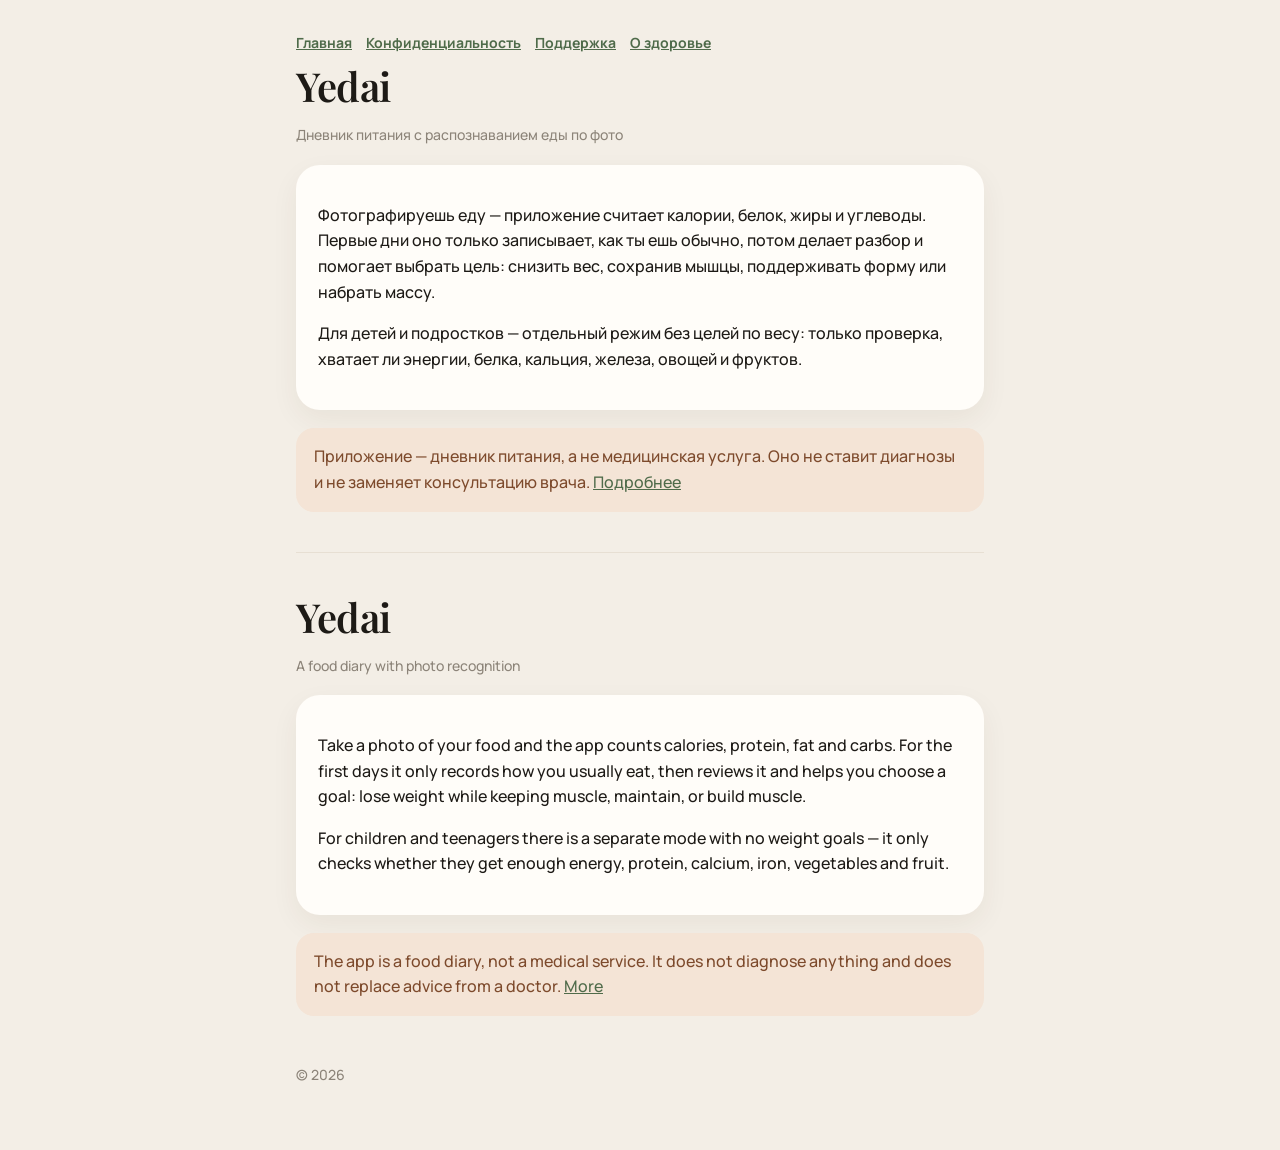
<file: index.html>
<!doctype html>
<html lang="ru">
<head>
  <meta charset="utf-8">
  <meta name="viewport" content="width=device-width, initial-scale=1">
  <title>Yedai — дневник питания</title>
  <meta name="description" content="Дневник питания с распознаванием еды по фото. Food diary with photo recognition.">
  <link rel="preconnect" href="https://fonts.googleapis.com">
  <link href="https://fonts.googleapis.com/css2?family=Manrope:wght@500;700&family=Playfair+Display:wght@600&display=swap" rel="stylesheet">
  <link rel="stylesheet" href="style.css">
</head>
<body>
<main>
  <nav><a href="./">Главная</a><a href="privacy.html">Конфиденциальность</a><a href="support.html">Поддержка</a><a href="health.html">О здоровье</a></nav>

  <h1>Yedai</h1>
  <p class="muted">Дневник питания с распознаванием еды по фото</p>

  <div class="card">
    <p>Фотографируешь еду — приложение считает калории, белок, жиры и углеводы. Первые дни оно только записывает, как ты ешь обычно, потом делает разбор и помогает выбрать цель: снизить вес, сохранив мышцы, поддерживать форму или набрать массу.</p>
    <p>Для детей и подростков — отдельный режим без целей по весу: только проверка, хватает ли энергии, белка, кальция, железа, овощей и фруктов.</p>
  </div>

  <div class="note"><p>Приложение — дневник питания, а не медицинская услуга. Оно не ставит диагнозы и не заменяет консультацию врача. <a href="health.html">Подробнее</a></p></div>

  <hr>

  <h1 lang="en">Yedai</h1>
  <p class="muted" lang="en">A food diary with photo recognition</p>
  <div class="card" lang="en">
    <p>Take a photo of your food and the app counts calories, protein, fat and carbs. For the first days it only records how you usually eat, then reviews it and helps you choose a goal: lose weight while keeping muscle, maintain, or build muscle.</p>
    <p>For children and teenagers there is a separate mode with no weight goals — it only checks whether they get enough energy, protein, calcium, iron, vegetables and fruit.</p>
  </div>
  <div class="note" lang="en"><p>The app is a food diary, not a medical service. It does not diagnose anything and does not replace advice from a doctor. <a href="health.html#en">More</a></p></div>

  <footer class="muted">© 2026</footer>
</main>
</body>
</html>
</file>
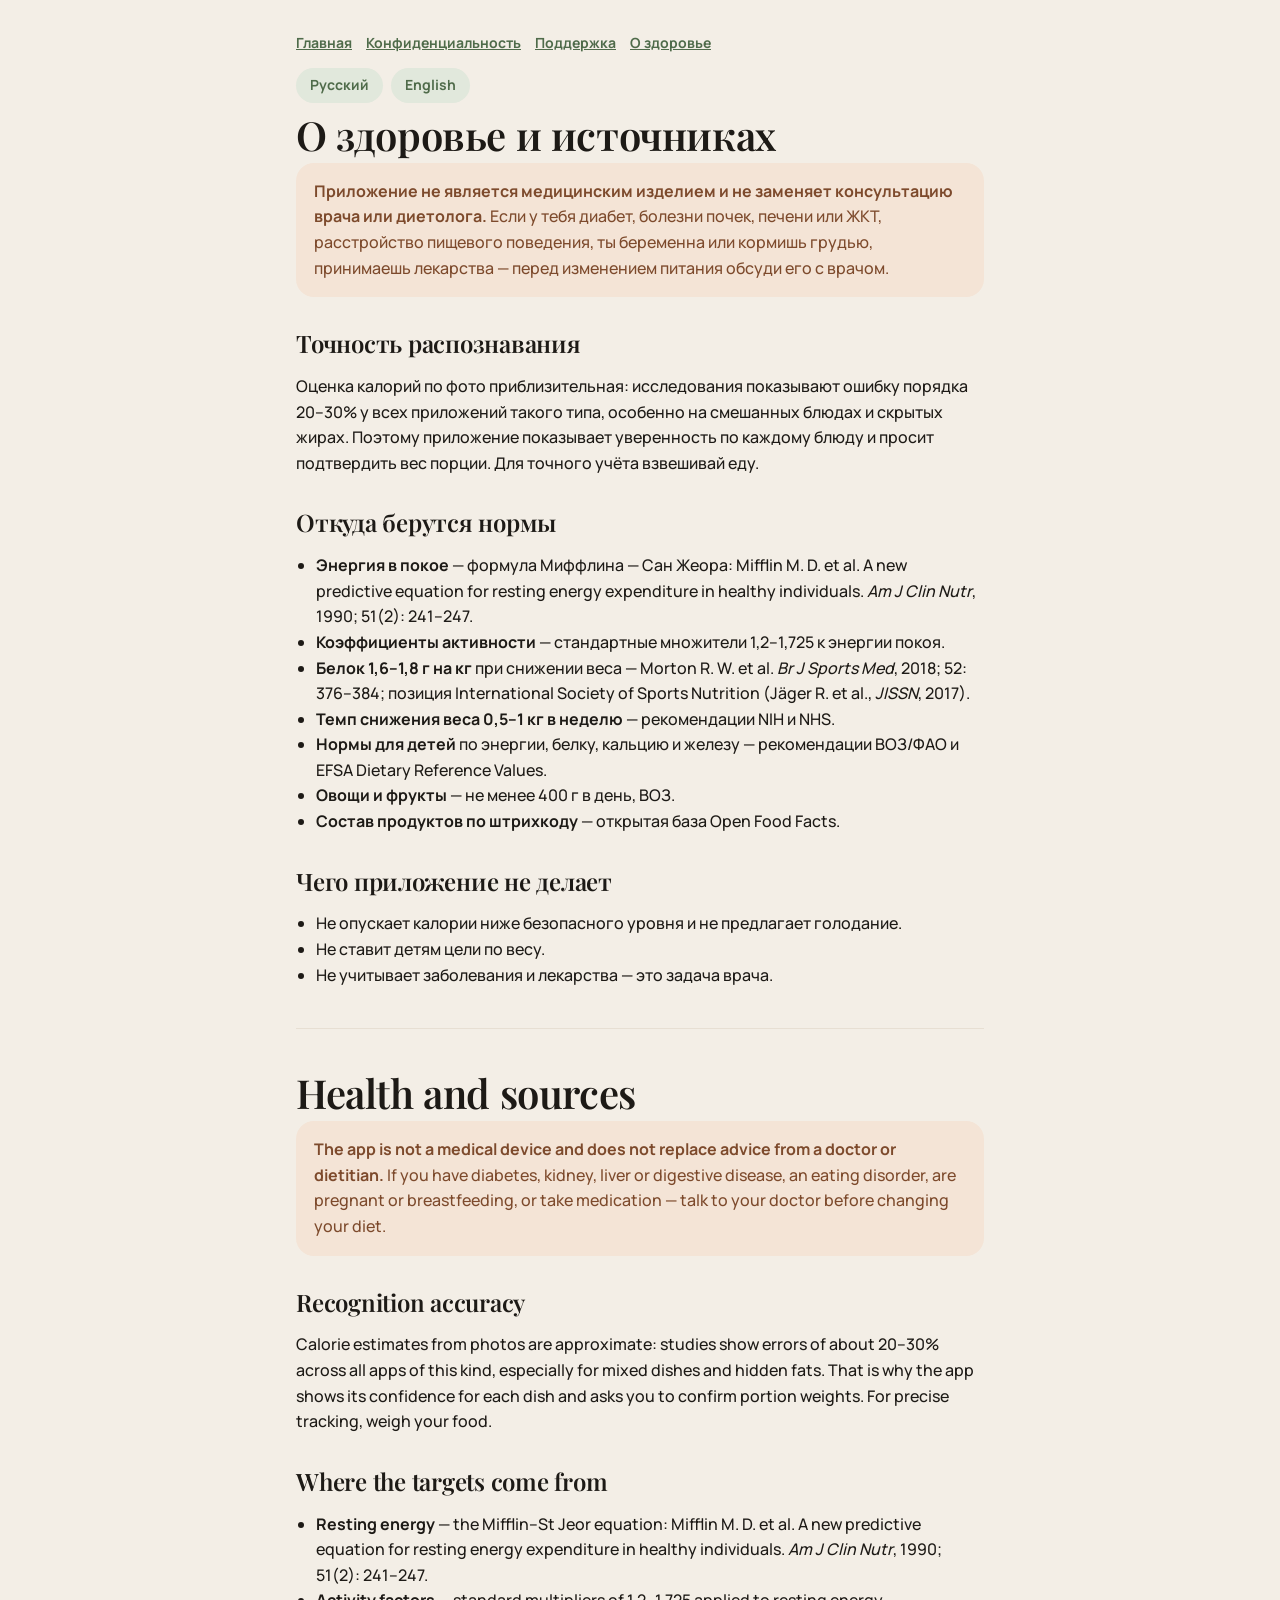
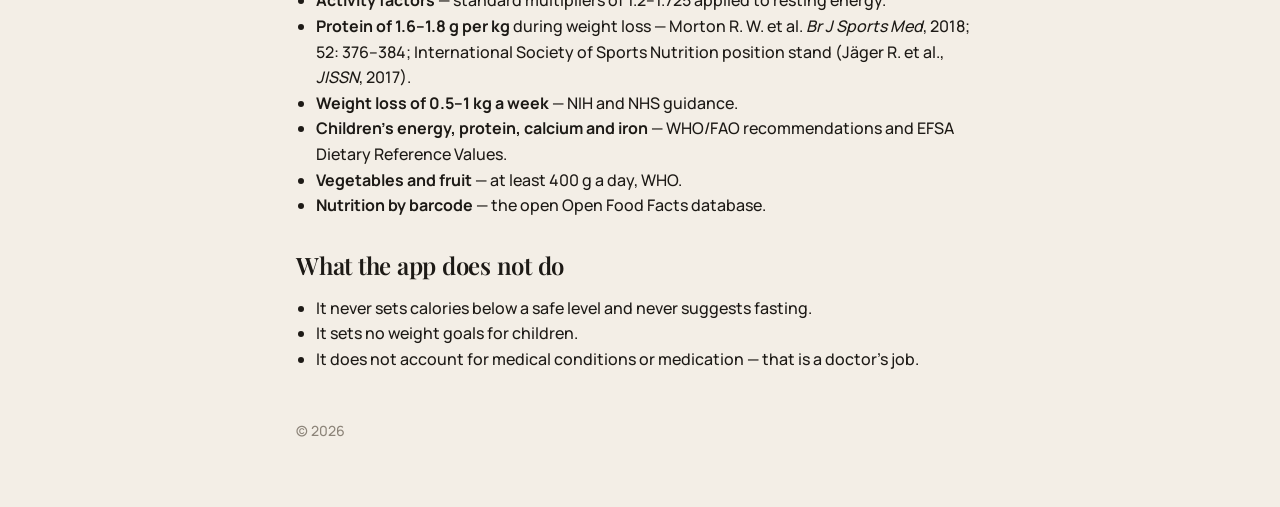
<file: health.html>
<!doctype html>
<html lang="ru">
<head>
  <meta charset="utf-8">
  <meta name="viewport" content="width=device-width, initial-scale=1">
  <title>О здоровье и источниках — Yedai</title>
  <link rel="preconnect" href="https://fonts.googleapis.com">
  <link href="https://fonts.googleapis.com/css2?family=Manrope:wght@500;700&family=Playfair+Display:wght@600&display=swap" rel="stylesheet">
  <link rel="stylesheet" href="style.css">
</head>
<body>
<main>
  <nav><a href="./">Главная</a><a href="privacy.html">Конфиденциальность</a><a href="support.html">Поддержка</a><a href="health.html">О здоровье</a></nav>
  <div class="lang"><a href="#ru">Русский</a><a href="#en">English</a></div>

  <section id="ru">
    <h1>О здоровье и источниках</h1>

    <div class="note"><p><b>Приложение не является медицинским изделием и не заменяет консультацию врача или диетолога.</b> Если у тебя диабет, болезни почек, печени или ЖКТ, расстройство пищевого поведения, ты беременна или кормишь грудью, принимаешь лекарства — перед изменением питания обсуди его с врачом.</p></div>

    <h2>Точность распознавания</h2>
    <p>Оценка калорий по фото приблизительная: исследования показывают ошибку порядка 20–30% у всех приложений такого типа, особенно на смешанных блюдах и скрытых жирах. Поэтому приложение показывает уверенность по каждому блюду и просит подтвердить вес порции. Для точного учёта взвешивай еду.</p>

    <h2>Откуда берутся нормы</h2>
    <ul>
      <li><b>Энергия в покое</b> — формула Миффлина — Сан Жеора: Mifflin M. D. et al. A new predictive equation for resting energy expenditure in healthy individuals. <i>Am J Clin Nutr</i>, 1990; 51(2): 241–247.</li>
      <li><b>Коэффициенты активности</b> — стандартные множители 1,2–1,725 к энергии покоя.</li>
      <li><b>Белок 1,6–1,8 г на кг</b> при снижении веса — Morton R. W. et al. <i>Br J Sports Med</i>, 2018; 52: 376–384; позиция International Society of Sports Nutrition (Jäger R. et al., <i>JISSN</i>, 2017).</li>
      <li><b>Темп снижения веса 0,5–1 кг в неделю</b> — рекомендации NIH и NHS.</li>
      <li><b>Нормы для детей</b> по энергии, белку, кальцию и железу — рекомендации ВОЗ/ФАО и EFSA Dietary Reference Values.</li>
      <li><b>Овощи и фрукты</b> — не менее 400 г в день, ВОЗ.</li>
      <li><b>Состав продуктов по штрихкоду</b> — открытая база Open Food Facts.</li>
    </ul>

    <h2>Чего приложение не делает</h2>
    <ul>
      <li>Не опускает калории ниже безопасного уровня и не предлагает голодание.</li>
      <li>Не ставит детям цели по весу.</li>
      <li>Не учитывает заболевания и лекарства — это задача врача.</li>
    </ul>
  </section>

  <hr>

  <section id="en" lang="en">
    <h1>Health and sources</h1>

    <div class="note"><p><b>The app is not a medical device and does not replace advice from a doctor or dietitian.</b> If you have diabetes, kidney, liver or digestive disease, an eating disorder, are pregnant or breastfeeding, or take medication — talk to your doctor before changing your diet.</p></div>

    <h2>Recognition accuracy</h2>
    <p>Calorie estimates from photos are approximate: studies show errors of about 20–30% across all apps of this kind, especially for mixed dishes and hidden fats. That is why the app shows its confidence for each dish and asks you to confirm portion weights. For precise tracking, weigh your food.</p>

    <h2>Where the targets come from</h2>
    <ul>
      <li><b>Resting energy</b> — the Mifflin–St Jeor equation: Mifflin M. D. et al. A new predictive equation for resting energy expenditure in healthy individuals. <i>Am J Clin Nutr</i>, 1990; 51(2): 241–247.</li>
      <li><b>Activity factors</b> — standard multipliers of 1.2–1.725 applied to resting energy.</li>
      <li><b>Protein of 1.6–1.8 g per kg</b> during weight loss — Morton R. W. et al. <i>Br J Sports Med</i>, 2018; 52: 376–384; International Society of Sports Nutrition position stand (Jäger R. et al., <i>JISSN</i>, 2017).</li>
      <li><b>Weight loss of 0.5–1 kg a week</b> — NIH and NHS guidance.</li>
      <li><b>Children's energy, protein, calcium and iron</b> — WHO/FAO recommendations and EFSA Dietary Reference Values.</li>
      <li><b>Vegetables and fruit</b> — at least 400 g a day, WHO.</li>
      <li><b>Nutrition by barcode</b> — the open Open Food Facts database.</li>
    </ul>

    <h2>What the app does not do</h2>
    <ul>
      <li>It never sets calories below a safe level and never suggests fasting.</li>
      <li>It sets no weight goals for children.</li>
      <li>It does not account for medical conditions or medication — that is a doctor's job.</li>
    </ul>
  </section>

  <footer class="muted">© 2026</footer>
</main>
</body>
</html>
</file>
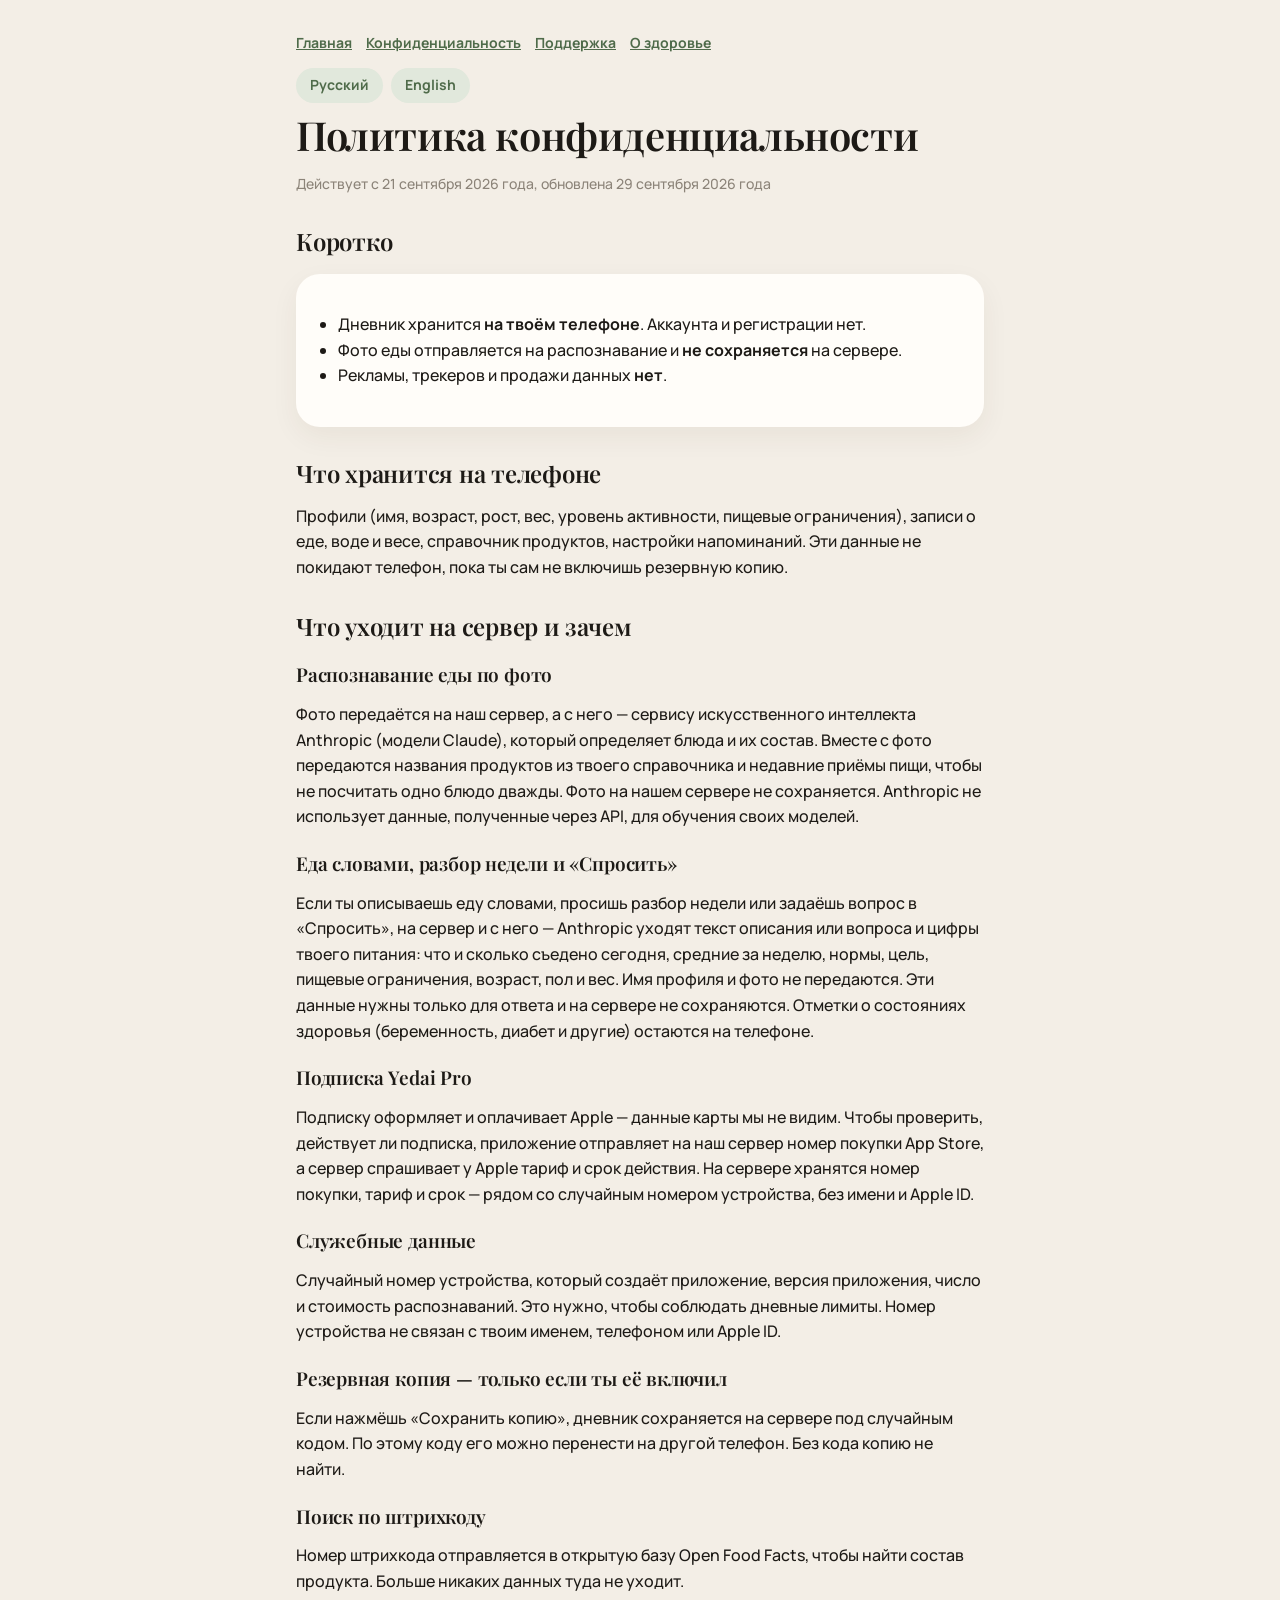
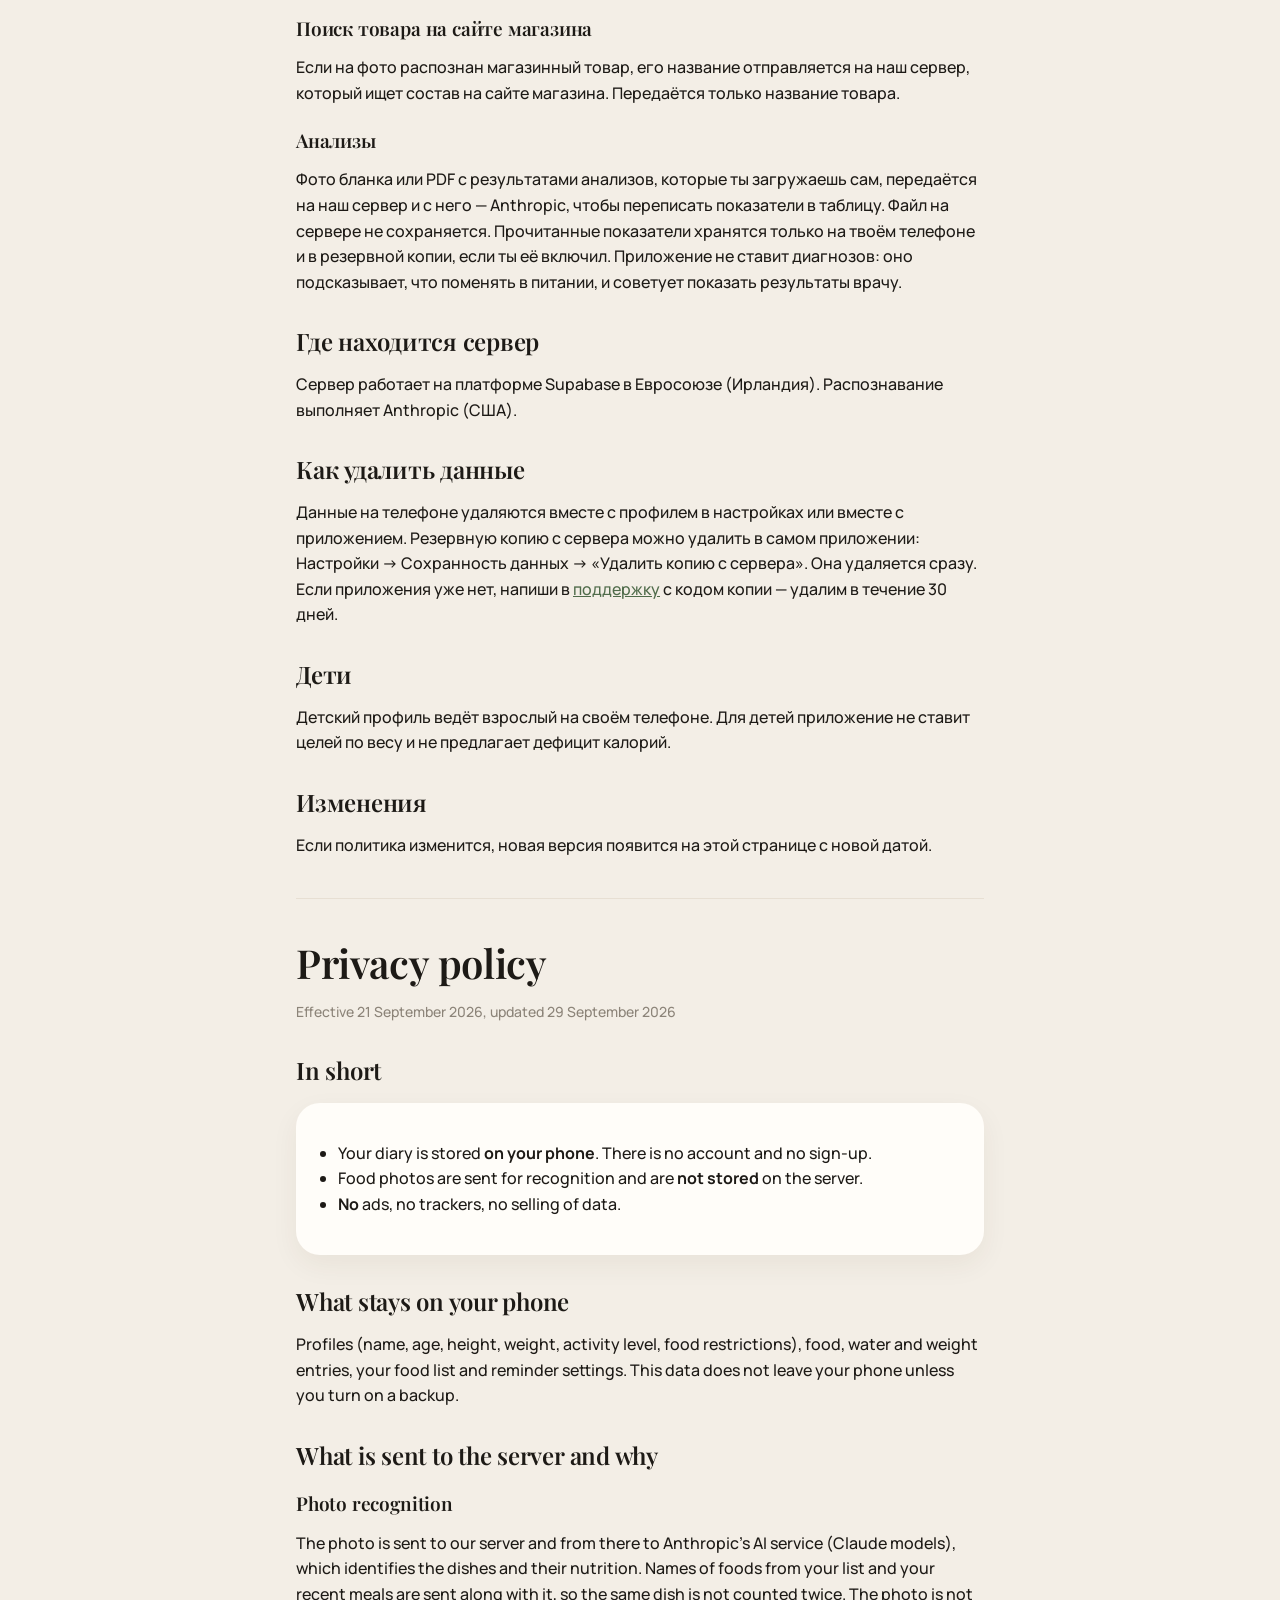
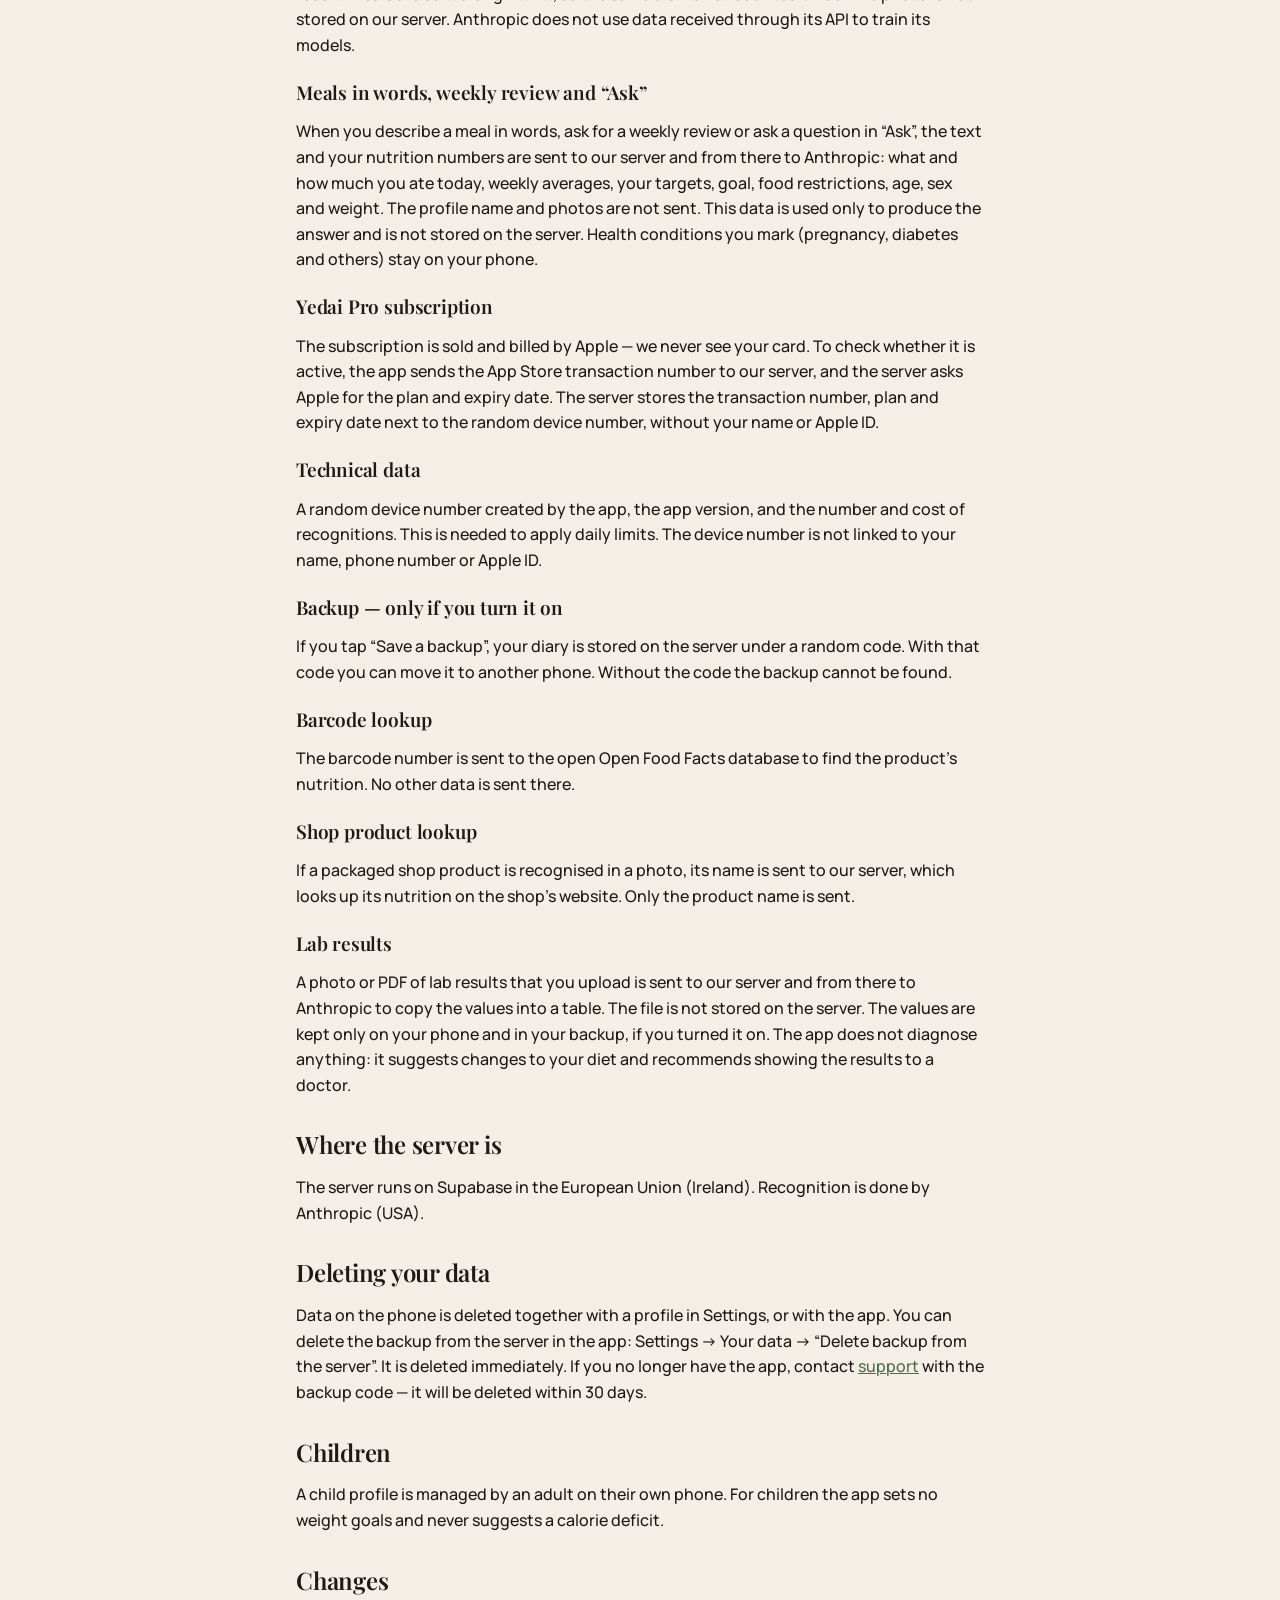
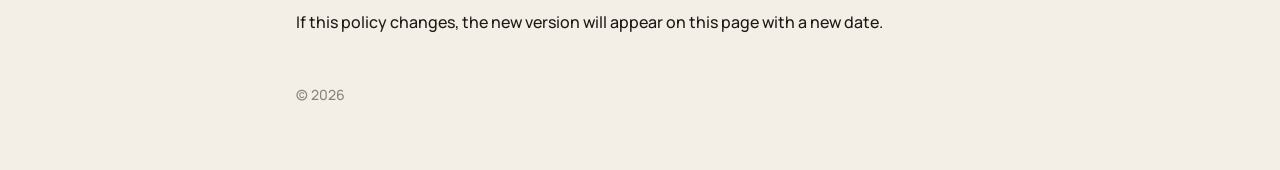
<file: privacy.html>
<!doctype html>
<html lang="ru">
<head>
  <meta charset="utf-8">
  <meta name="viewport" content="width=device-width, initial-scale=1">
  <title>Конфиденциальность — Yedai</title>
  <link rel="preconnect" href="https://fonts.googleapis.com">
  <link href="https://fonts.googleapis.com/css2?family=Manrope:wght@500;700&family=Playfair+Display:wght@600&display=swap" rel="stylesheet">
  <link rel="stylesheet" href="style.css">
</head>
<body>
<main>
  <nav><a href="./">Главная</a><a href="privacy.html">Конфиденциальность</a><a href="support.html">Поддержка</a><a href="health.html">О здоровье</a></nav>
  <div class="lang"><a href="#ru">Русский</a><a href="#en">English</a></div>

  <section id="ru">
    <h1>Политика конфиденциальности</h1>
    <p class="muted">Действует с 21 сентября 2026 года, обновлена 29 сентября 2026 года</p>

    <h2>Коротко</h2>
    <div class="card">
      <ul>
        <li>Дневник хранится <b>на твоём телефоне</b>. Аккаунта и регистрации нет.</li>
        <li>Фото еды отправляется на распознавание и <b>не сохраняется</b> на сервере.</li>
        <li>Рекламы, трекеров и продажи данных <b>нет</b>.</li>
      </ul>
    </div>

    <h2>Что хранится на телефоне</h2>
    <p>Профили (имя, возраст, рост, вес, уровень активности, пищевые ограничения), записи о еде, воде и весе, справочник продуктов, настройки напоминаний. Эти данные не покидают телефон, пока ты сам не включишь резервную копию.</p>

    <h2>Что уходит на сервер и зачем</h2>
    <h3>Распознавание еды по фото</h3>
    <p>Фото передаётся на наш сервер, а с него — сервису искусственного интеллекта Anthropic (модели Claude), который определяет блюда и их состав. Вместе с фото передаются названия продуктов из твоего справочника и недавние приёмы пищи, чтобы не посчитать одно блюдо дважды. Фото на нашем сервере не сохраняется. Anthropic не использует данные, полученные через API, для обучения своих моделей.</p>
    <h3>Еда словами, разбор недели и «Спросить»</h3>
    <p>Если ты описываешь еду словами, просишь разбор недели или задаёшь вопрос в «Спросить», на сервер и с него — Anthropic уходят текст описания или вопроса и цифры твоего питания: что и сколько съедено сегодня, средние за неделю, нормы, цель, пищевые ограничения, возраст, пол и вес. Имя профиля и фото не передаются. Эти данные нужны только для ответа и на сервере не сохраняются. Отметки о состояниях здоровья (беременность, диабет и другие) остаются на телефоне.</p>
    <h3>Подписка Yedai Pro</h3>
    <p>Подписку оформляет и оплачивает Apple — данные карты мы не видим. Чтобы проверить, действует ли подписка, приложение отправляет на наш сервер номер покупки App Store, а сервер спрашивает у Apple тариф и срок действия. На сервере хранятся номер покупки, тариф и срок — рядом со случайным номером устройства, без имени и Apple ID.</p>
    <h3>Служебные данные</h3>
    <p>Случайный номер устройства, который создаёт приложение, версия приложения, число и стоимость распознаваний. Это нужно, чтобы соблюдать дневные лимиты. Номер устройства не связан с твоим именем, телефоном или Apple ID.</p>
    <h3>Резервная копия — только если ты её включил</h3>
    <p>Если нажмёшь «Сохранить копию», дневник сохраняется на сервере под случайным кодом. По этому коду его можно перенести на другой телефон. Без кода копию не найти.</p>
    <h3>Поиск по штрихкоду</h3>
    <p>Номер штрихкода отправляется в открытую базу Open Food Facts, чтобы найти состав продукта. Больше никаких данных туда не уходит.</p>
    <h3>Поиск товара на сайте магазина</h3>
    <p>Если на фото распознан магазинный товар, его название отправляется на наш сервер, который ищет состав на сайте магазина. Передаётся только название товара.</p>
    <h3>Анализы</h3>
    <p>Фото бланка или PDF с результатами анализов, которые ты загружаешь сам, передаётся на наш сервер и с него — Anthropic, чтобы переписать показатели в таблицу. Файл на сервере не сохраняется. Прочитанные показатели хранятся только на твоём телефоне и в резервной копии, если ты её включил. Приложение не ставит диагнозов: оно подсказывает, что поменять в питании, и советует показать результаты врачу.</p>

    <h2>Где находится сервер</h2>
    <p>Сервер работает на платформе Supabase в Евросоюзе (Ирландия). Распознавание выполняет Anthropic (США).</p>

    <h2>Как удалить данные</h2>
    <p>Данные на телефоне удаляются вместе с профилем в настройках или вместе с приложением. Резервную копию с сервера можно удалить в самом приложении: Настройки → Сохранность данных → «Удалить копию с сервера». Она удаляется сразу. Если приложения уже нет, напиши в <a href="support.html">поддержку</a> с кодом копии — удалим в течение 30 дней.</p>

    <h2>Дети</h2>
    <p>Детский профиль ведёт взрослый на своём телефоне. Для детей приложение не ставит целей по весу и не предлагает дефицит калорий.</p>

    <h2>Изменения</h2>
    <p>Если политика изменится, новая версия появится на этой странице с новой датой.</p>
  </section>

  <hr>

  <section id="en" lang="en">
    <h1>Privacy policy</h1>
    <p class="muted">Effective 21 September 2026, updated 29 September 2026</p>

    <h2>In short</h2>
    <div class="card">
      <ul>
        <li>Your diary is stored <b>on your phone</b>. There is no account and no sign-up.</li>
        <li>Food photos are sent for recognition and are <b>not stored</b> on the server.</li>
        <li><b>No</b> ads, no trackers, no selling of data.</li>
      </ul>
    </div>

    <h2>What stays on your phone</h2>
    <p>Profiles (name, age, height, weight, activity level, food restrictions), food, water and weight entries, your food list and reminder settings. This data does not leave your phone unless you turn on a backup.</p>

    <h2>What is sent to the server and why</h2>
    <h3>Photo recognition</h3>
    <p>The photo is sent to our server and from there to Anthropic's AI service (Claude models), which identifies the dishes and their nutrition. Names of foods from your list and your recent meals are sent along with it, so the same dish is not counted twice. The photo is not stored on our server. Anthropic does not use data received through its API to train its models.</p>
    <h3>Meals in words, weekly review and “Ask”</h3>
    <p>When you describe a meal in words, ask for a weekly review or ask a question in “Ask”, the text and your nutrition numbers are sent to our server and from there to Anthropic: what and how much you ate today, weekly averages, your targets, goal, food restrictions, age, sex and weight. The profile name and photos are not sent. This data is used only to produce the answer and is not stored on the server. Health conditions you mark (pregnancy, diabetes and others) stay on your phone.</p>
    <h3>Yedai Pro subscription</h3>
    <p>The subscription is sold and billed by Apple — we never see your card. To check whether it is active, the app sends the App Store transaction number to our server, and the server asks Apple for the plan and expiry date. The server stores the transaction number, plan and expiry date next to the random device number, without your name or Apple ID.</p>
    <h3>Technical data</h3>
    <p>A random device number created by the app, the app version, and the number and cost of recognitions. This is needed to apply daily limits. The device number is not linked to your name, phone number or Apple ID.</p>
    <h3>Backup — only if you turn it on</h3>
    <p>If you tap “Save a backup”, your diary is stored on the server under a random code. With that code you can move it to another phone. Without the code the backup cannot be found.</p>
    <h3>Barcode lookup</h3>
    <p>The barcode number is sent to the open Open Food Facts database to find the product's nutrition. No other data is sent there.</p>
    <h3>Shop product lookup</h3>
    <p>If a packaged shop product is recognised in a photo, its name is sent to our server, which looks up its nutrition on the shop's website. Only the product name is sent.</p>
    <h3>Lab results</h3>
    <p>A photo or PDF of lab results that you upload is sent to our server and from there to Anthropic to copy the values into a table. The file is not stored on the server. The values are kept only on your phone and in your backup, if you turned it on. The app does not diagnose anything: it suggests changes to your diet and recommends showing the results to a doctor.</p>

    <h2>Where the server is</h2>
    <p>The server runs on Supabase in the European Union (Ireland). Recognition is done by Anthropic (USA).</p>

    <h2>Deleting your data</h2>
    <p>Data on the phone is deleted together with a profile in Settings, or with the app. You can delete the backup from the server in the app: Settings → Your data → “Delete backup from the server”. It is deleted immediately. If you no longer have the app, contact <a href="support.html#en">support</a> with the backup code — it will be deleted within 30 days.</p>

    <h2>Children</h2>
    <p>A child profile is managed by an adult on their own phone. For children the app sets no weight goals and never suggests a calorie deficit.</p>

    <h2>Changes</h2>
    <p>If this policy changes, the new version will appear on this page with a new date.</p>
  </section>

  <footer class="muted">© 2026</footer>
</main>
</body>
</html>
</file>
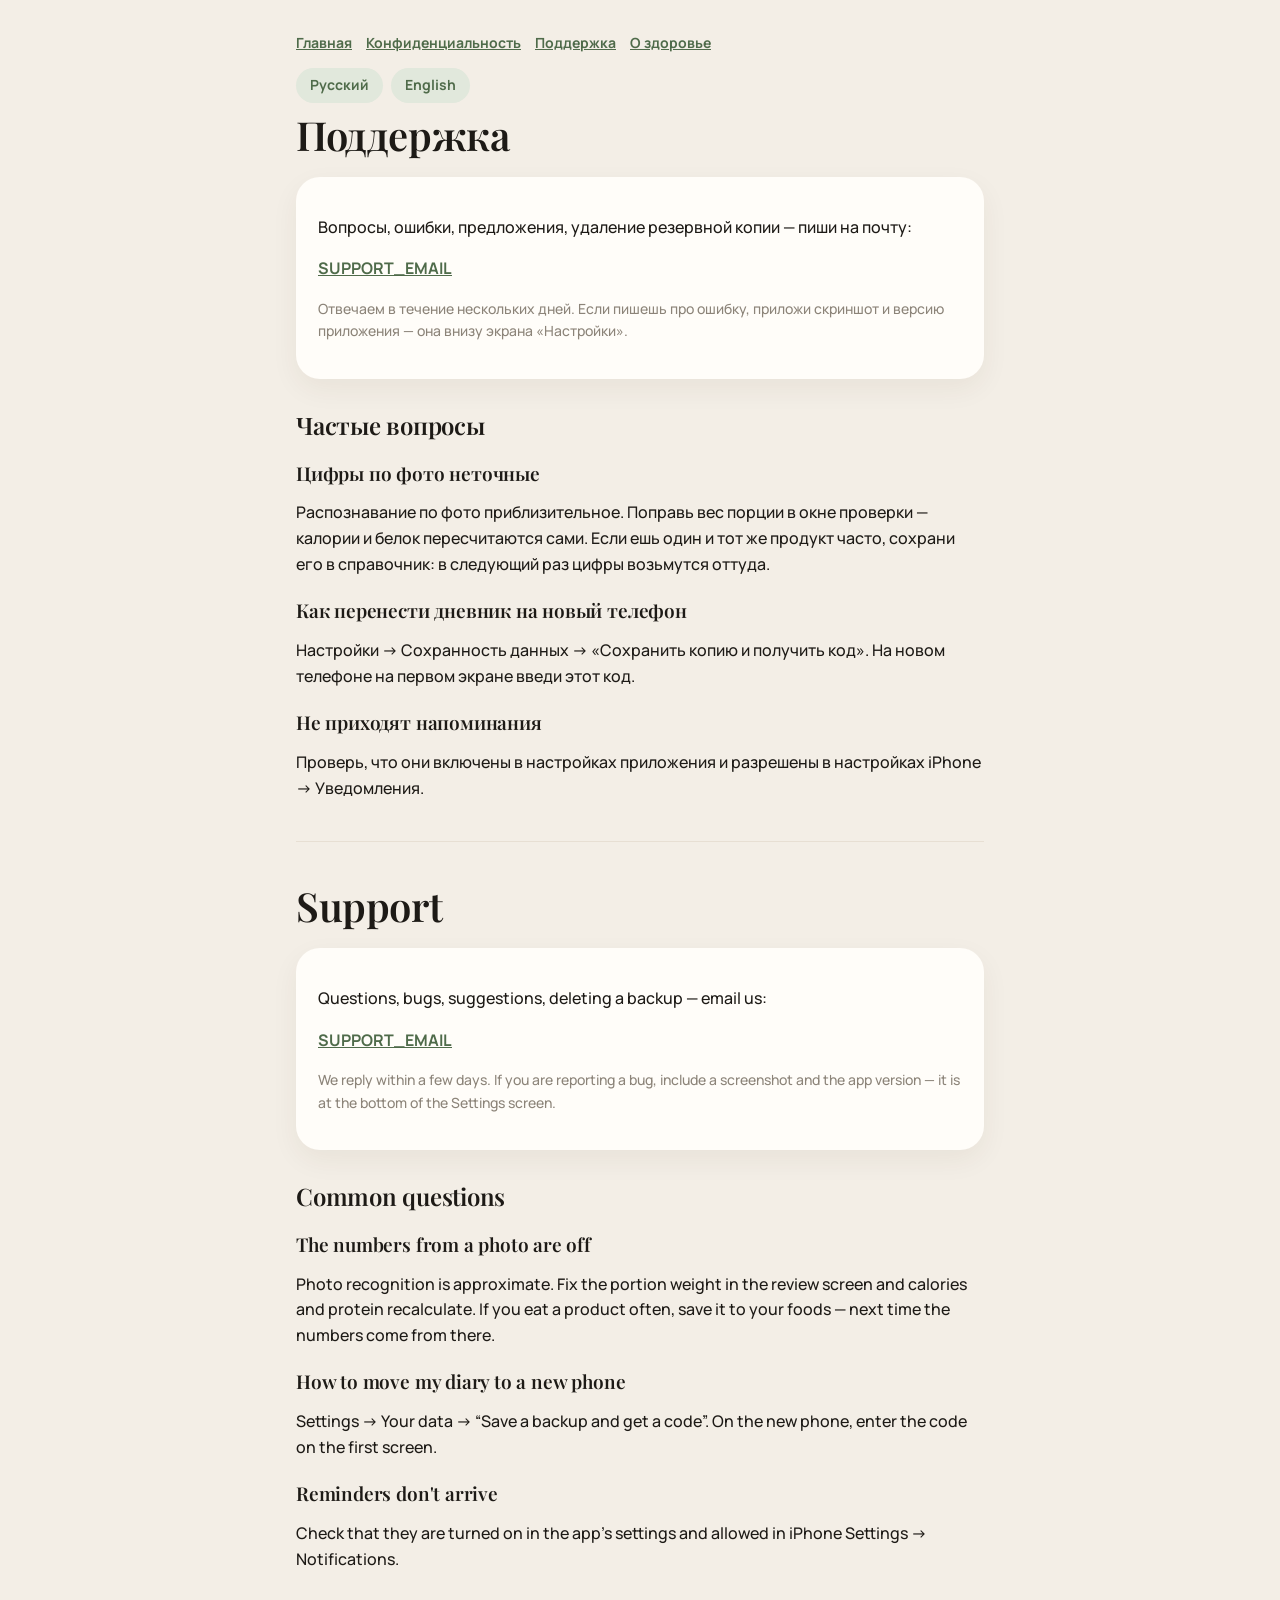
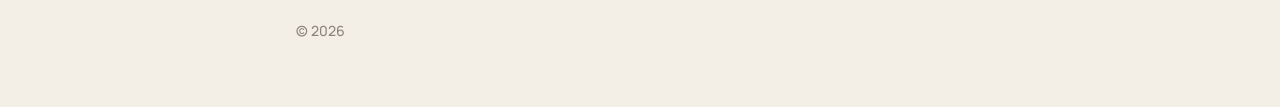
<file: support.html>
<!doctype html>
<html lang="ru">
<head>
  <meta charset="utf-8">
  <meta name="viewport" content="width=device-width, initial-scale=1">
  <title>Поддержка — Yedai</title>
  <link rel="preconnect" href="https://fonts.googleapis.com">
  <link href="https://fonts.googleapis.com/css2?family=Manrope:wght@500;700&family=Playfair+Display:wght@600&display=swap" rel="stylesheet">
  <link rel="stylesheet" href="style.css">
</head>
<body>
<main>
  <nav><a href="./">Главная</a><a href="privacy.html">Конфиденциальность</a><a href="support.html">Поддержка</a><a href="health.html">О здоровье</a></nav>
  <div class="lang"><a href="#ru">Русский</a><a href="#en">English</a></div>

  <section id="ru">
    <h1>Поддержка</h1>
    <div class="card">
      <p>Вопросы, ошибки, предложения, удаление резервной копии — пиши на почту:</p>
      <p><b><a href="mailto:SUPPORT_EMAIL">SUPPORT_EMAIL</a></b></p>
      <p class="muted">Отвечаем в течение нескольких дней. Если пишешь про ошибку, приложи скриншот и версию приложения — она внизу экрана «Настройки».</p>
    </div>

    <h2>Частые вопросы</h2>
    <h3>Цифры по фото неточные</h3>
    <p>Распознавание по фото приблизительное. Поправь вес порции в окне проверки — калории и белок пересчитаются сами. Если ешь один и тот же продукт часто, сохрани его в справочник: в следующий раз цифры возьмутся оттуда.</p>
    <h3>Как перенести дневник на новый телефон</h3>
    <p>Настройки → Сохранность данных → «Сохранить копию и получить код». На новом телефоне на первом экране введи этот код.</p>
    <h3>Не приходят напоминания</h3>
    <p>Проверь, что они включены в настройках приложения и разрешены в настройках iPhone → Уведомления.</p>
  </section>

  <hr>

  <section id="en" lang="en">
    <h1>Support</h1>
    <div class="card">
      <p>Questions, bugs, suggestions, deleting a backup — email us:</p>
      <p><b><a href="mailto:SUPPORT_EMAIL">SUPPORT_EMAIL</a></b></p>
      <p class="muted">We reply within a few days. If you are reporting a bug, include a screenshot and the app version — it is at the bottom of the Settings screen.</p>
    </div>

    <h2>Common questions</h2>
    <h3>The numbers from a photo are off</h3>
    <p>Photo recognition is approximate. Fix the portion weight in the review screen and calories and protein recalculate. If you eat a product often, save it to your foods — next time the numbers come from there.</p>
    <h3>How to move my diary to a new phone</h3>
    <p>Settings → Your data → “Save a backup and get a code”. On the new phone, enter the code on the first screen.</p>
    <h3>Reminders don't arrive</h3>
    <p>Check that they are turned on in the app's settings and allowed in iPhone Settings → Notifications.</p>
  </section>

  <footer class="muted">© 2026</footer>
</main>
</body>
</html>
</file>
<file: style.css>
:root {
  --bg: #f3eee6; --card: #fffdf9; --ink: #1d1a16; --muted: #8c8479; --line: #e7dfd3;
  --mint: #e1e8dc; --mint-ink: #4f6b4a; --warn: #f4e4d6; --warn-ink: #7d4a2c;
  --serif: "Playfair Display", Georgia, serif;
  --sans: "Manrope", -apple-system, BlinkMacSystemFont, "Segoe UI", sans-serif;
  color-scheme: light dark;
}
@media (prefers-color-scheme: dark) {
  :root:not([data-theme="light"]) {
    --bg: #141210; --card: #1e1b18; --ink: #efe9e0; --muted: #9a9185; --line: #2d2924;
    --mint: #222b21; --mint-ink: #a9c3a2; --warn: #36281d; --warn-ink: #eac4a4;
  }
}
* { box-sizing: border-box; }
body {
  margin: 0; background: var(--bg); color: var(--ink);
  font: 500 16px/1.6 var(--sans); -webkit-font-smoothing: antialiased;
}
main { max-width: 720px; margin: 0 auto; padding: 32px 16px 64px; }
h1, h2, h3 { font-family: var(--serif); font-weight: 600; letter-spacing: -0.01em; line-height: 1.2; }
h1 { font-size: 40px; margin: 8px 0 4px; }
h2 { font-size: 24px; margin: 32px 0 8px; }
h3 { font-size: 19px; margin: 22px 0 6px; }
p, li { color: var(--ink); }
.muted { color: var(--muted); font-size: 14px; }
.card { background: var(--card); border-radius: 24px; padding: 22px; margin: 18px 0; box-shadow: 0 10px 28px rgb(60 45 25 / .06); }
.note { background: var(--warn); color: var(--warn-ink); border-radius: 18px; padding: 16px 18px; }
.note p { color: var(--warn-ink); margin: 0; }
nav { display: flex; gap: 14px; flex-wrap: wrap; font-weight: 700; font-size: 14px; }
nav a, a { color: var(--mint-ink); }
.lang { display: flex; gap: 8px; margin: 14px 0 0; }
.lang a { background: var(--mint); color: var(--mint-ink); padding: 6px 14px; border-radius: 999px; text-decoration: none; font-weight: 700; font-size: 14px; }
hr { border: 0; border-top: 1px solid var(--line); margin: 40px 0; }
ul { padding-left: 20px; }
footer { margin-top: 48px; }
</file>
